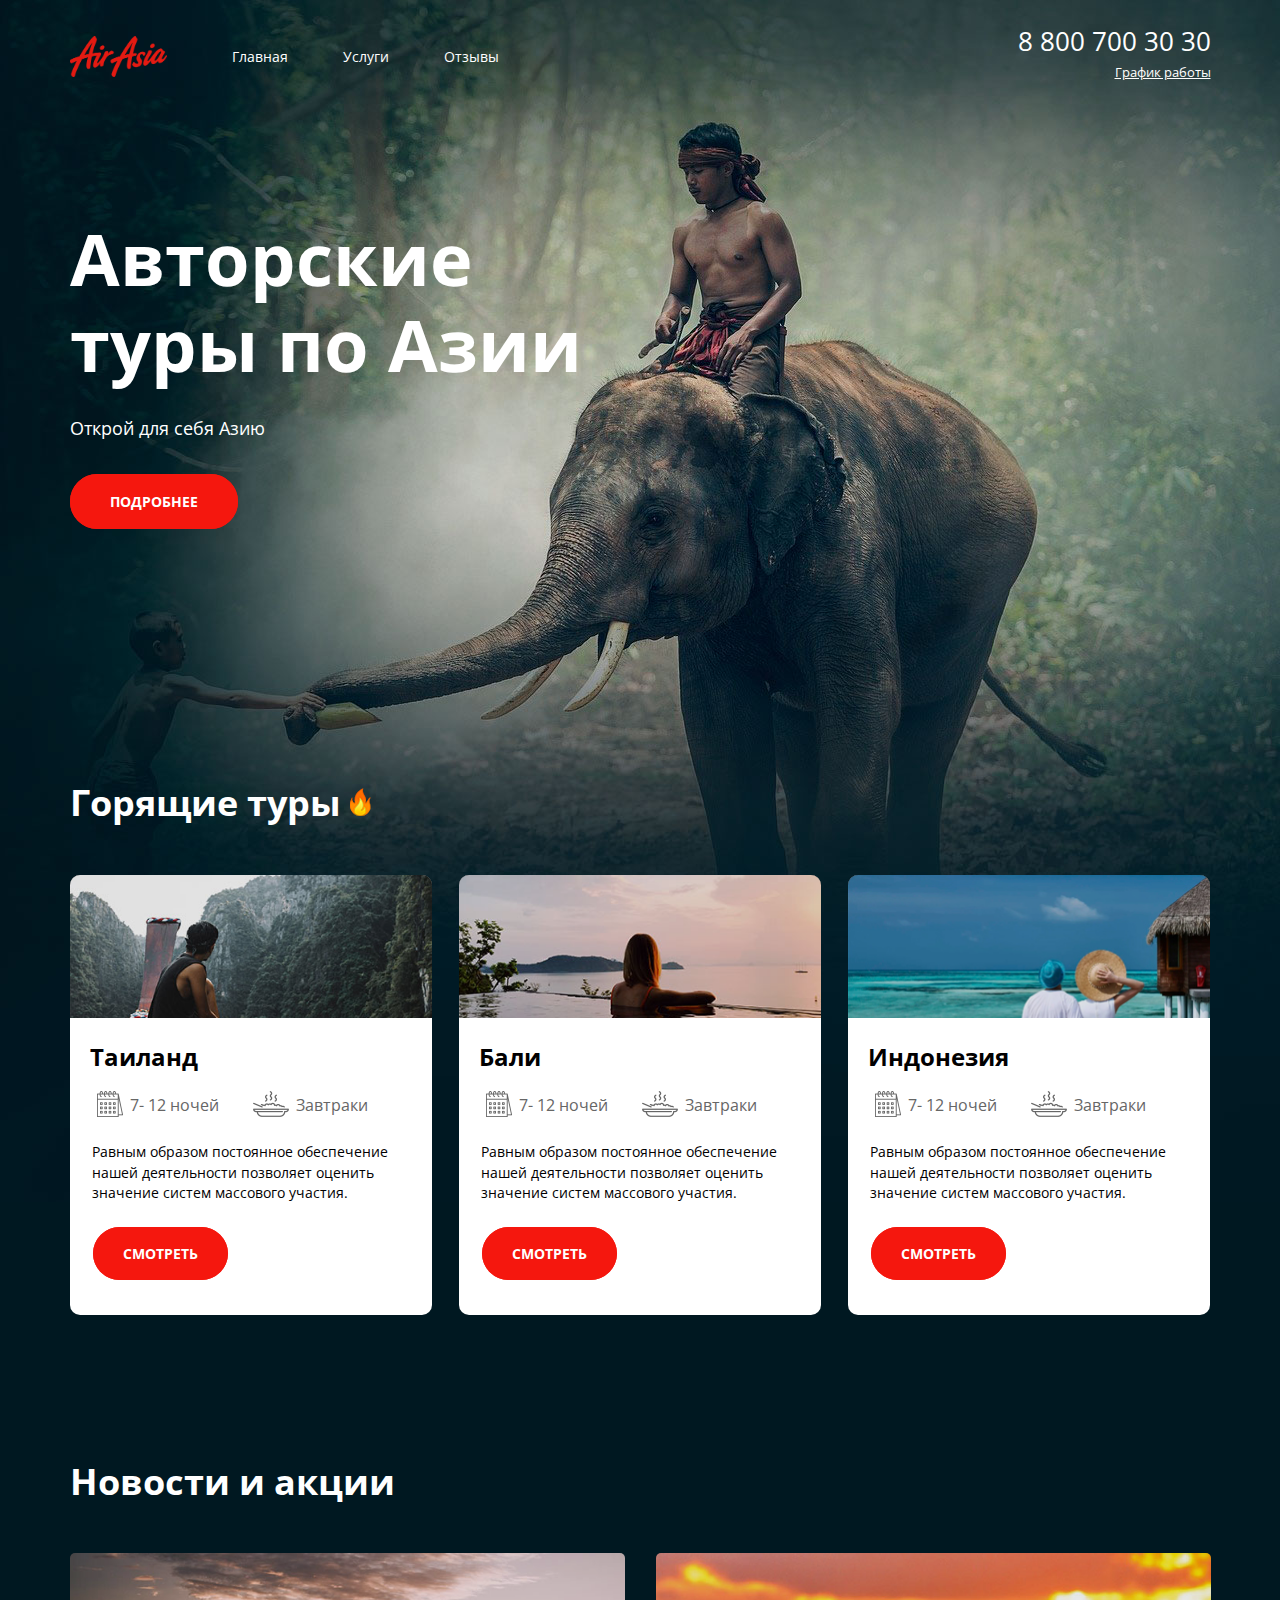
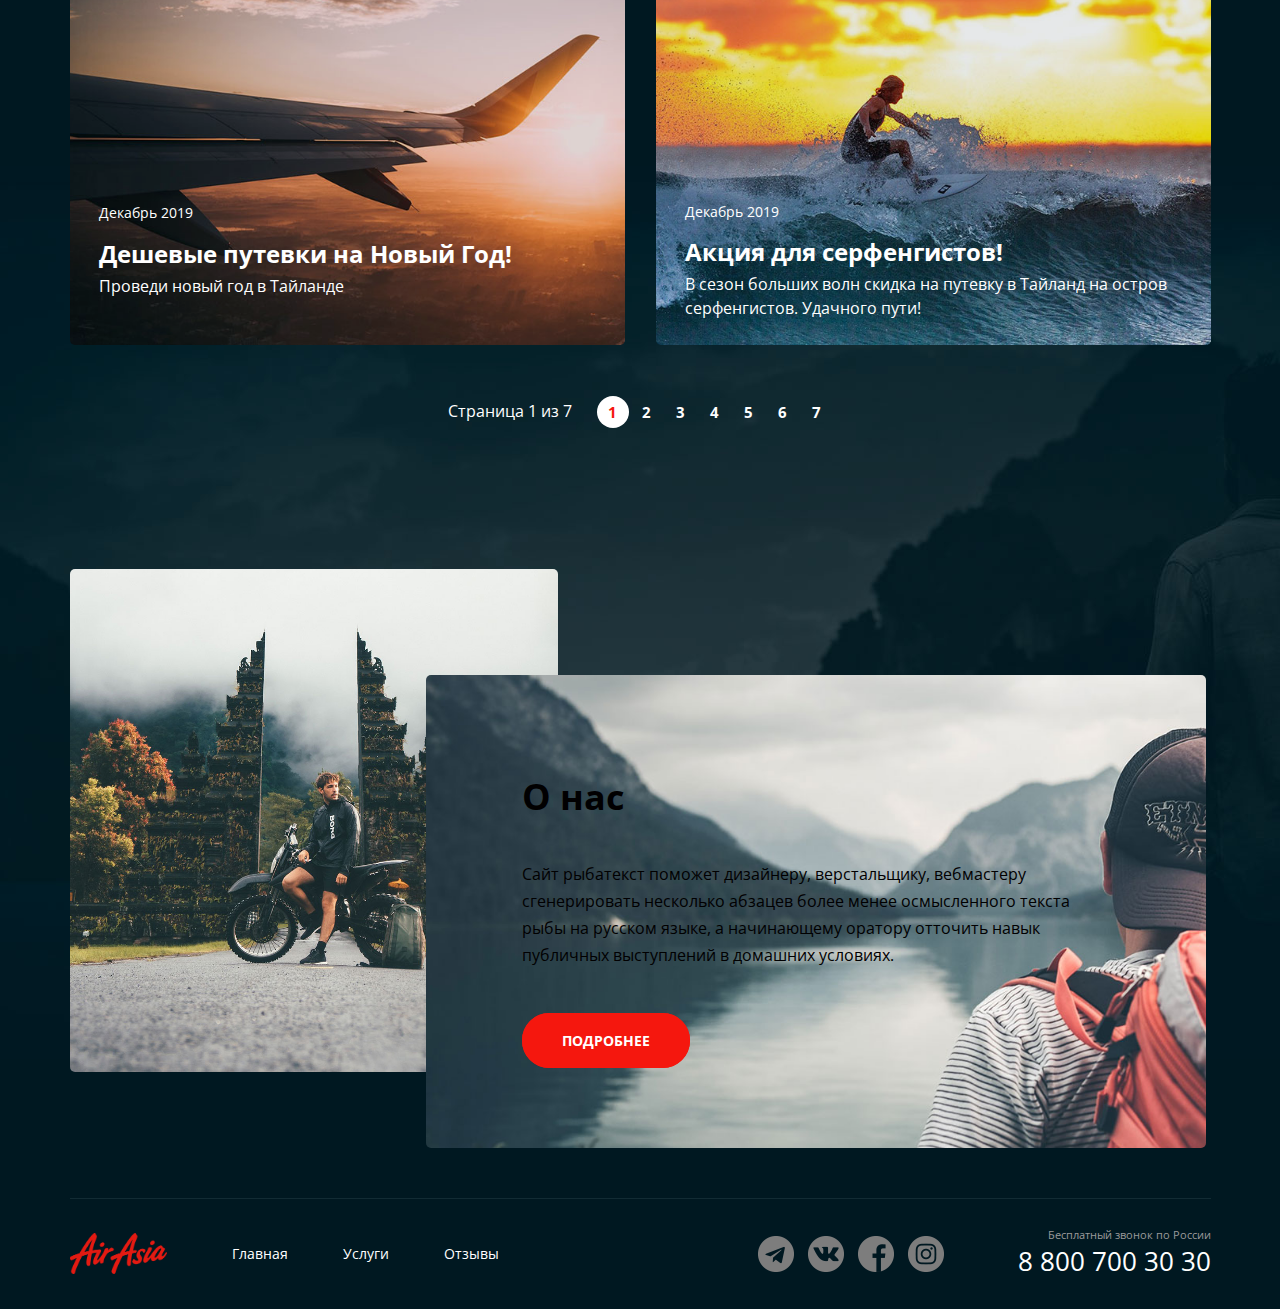
<file: index.html>
<!DOCTYPE html>
<html lang="ru">

<head>
	<meta charset="UTF-8">
	<meta name="viewport" content="width=1200, initial-scale=1.0">
	<link rel="stylesheet" href="./css/main.css">
	<title>Air Asia | Main</title>
</head>

<body>
	<div class="wrapper main-page-wrapper">

		<section class="hero">
			<div class="container hero__container">
				<header class="header">
					<div class="header__col">
						<a href="./index.html" class="logo">
							<img src="./images/airasia.png" alt="asia air" class="logo__img">
						</a>
						<nav class="menu">
							<ul class="menu__list">
								<li class="menu__item">
									<a href="./index.html" class="menu__link">Главная</a>
								</li>
								<li class="menu__item">
									<a href="./services.html" class="menu__link">Услуги</a>
								</li>
								<li class="menu__item">
									<a href="./reviews.html" class="menu__link">Отзывы</a>
								</li>
							</ul>
						</nav>
					</div>
					<div class="header__col header__col--align--right">
						<address class="contacts">
							<a href="tel:+78007003030" class="contacts__phone">8 800 700 30 30</a>
							<div class="dropdown">
								<a href="#" class="contacts__dropdown-title">График работы</a>
								<div class="dropdown__menu">
									<ul class="dropdown__list">
										<li class="dropdown__item dropdown__item--bold">пн-вс: 09:00 - 20:00</li>
										<li class="dropdown__item">обед: 14:00 - 14:30</li>
									</ul>
								</div>
							</div>
						</address>
					</div>
				</header>
				<div class="hero__content">
					<div class="hero__text-section">
						<h1 class="hero__title">Авторские туры по Азии</h1>
						<h4 class="hero__subtitle">Открой для себя Азию</h4>
						<a href="#" class="btn btn--size--ginger">Подробнее</a>
					</div>
				</div>
		</section>

		<section class="section-tours">
			<div class="container">
				<div class="section__title">
					<h2 class="section__title-text">Горящие туры <img src="./images/icons/flame.png" alt="icons-tours"
							class="tours__title-img"></h2>
				</div>
				<ul class="tours">
					<li class="tours__item">
						<div class="tours__header">
							<img src="./images/content/offers/river.jpg" alt=" tours-img" class="tours__header-img">
						</div>
						<div class="tours__content">
							<h3 class="tours__title">Таиланд</h3>
							<div class="tours__info">
								<div class="tours__info-block">
									<img src="./images/icons/offers/calendar.png" alt="calendar-img" class="tours__block-img">
									<div class="tours__block-text">7- 12 ночей</div>
								</div>
								<div class="tours__info-block">
									<img src="./images/icons/offers/meal.png" alt="food-img" class="tours__block-img">
									<div class="tours__block-text">Завтраки</div>
								</div>
							</div>
							<div class="tours__main-text">
								Равным образом постоянное обеспечение нашей деятельности позволяет оценить значение систем
								массового
								участия.
							</div>
							<div class="tours__btn-wrapper">
								<a href="#" class="btn btn--size--small">Смотреть</a>
							</div>
						</div>
					</li>
					<li class="tours__item">
						<div class="tours__header">
							<img src="./images/content/offers/pool.jpg" alt=" tours-img" class="tours__header-img">
						</div>
						<div class="tours__content">
							<h3 class="tours__title">Бали</h3>
							<div class="tours__info">
								<div class="tours__info-block">
									<img src="./images/icons/offers/calendar.png" alt="calendar-img" class="tours__block-img">
									<div class="tours__block-text">7- 12 ночей</div>
								</div>
								<div class="tours__info-block">
									<img src="./images/icons/offers/meal.png" alt="food-img" class="tours__block-img">
									<div class="tours__block-text">Завтраки</div>
								</div>
							</div>
							<div class="tours__main-text">
								Равным образом постоянное обеспечение нашей деятельности позволяет оценить значение систем
								массового
								участия.
							</div>
							<div class="tours__btn-wrapper">
								<a href="#" class="btn btn--size--small">Смотреть</a>
							</div>
						</div>
					</li>
					<li class="tours__item">
						<div class="tours__header">
							<img src="./images/content/offers/ocean.jpg" alt=" tours-img" class="tours__header-img">
						</div>
						<div class="tours__content">
							<h3 class="tours__title">Индонезия</h3>
							<div class="tours__info">
								<div class="tours__info-block">
									<img src="./images/icons/offers/calendar.png" alt="calendar-img" class="tours__block-img">
									<div class="tours__block-text">7- 12 ночей</div>
								</div>
								<div class="tours__info-block">
									<img src="./images/icons/offers/meal.png" alt="food-img" class="tours__block-img">
									<div class="tours__block-text">Завтраки</div>
								</div>
							</div>
							<div class="tours__main-text">
								Равным образом постоянное обеспечение нашей деятельности позволяет оценить значение систем
								массового
								участия.
							</div>
							<div class="tours__btn-wrapper">
								<a href="#" class="btn btn--size--small">Смотреть</a>
							</div>
						</div>
					</li>
				</ul>
			</div>
		</section>

		<section class="section-news">
			<div class="container">
				<h2 class="section__title-text">Новости и акции</h2>
				<ul class="news">
					<li class="news__item single-news">
						<img src="./images/content/news/plain.jpg" alt="plain" class="news__cover">
						<div class="single-news__text-content">
							<time class="single-news__date">Декабрь 2019</time>
							<div class="single-news__title">Дешевые путевки на Новый Год!</div>
							<div class="single-news__desc">Проведи новый год в Тайланде</div>
						</div>
					</li>
					<li class="news__item single-news">
						<img src="./images/content/news/surfer.jpg" alt="serf" class="news__cover">
						<div class="single-news__text-content">
							<time class="single-news__date">Декабрь 2019</time>
							<div class="single-news__title">Акция для серфенгистов!</div>
							<div class="single-news__desc">В сезон больших волн скидка на путевку в Тайланд на остров серфенгистов.
								Удачного
								пути!</div>
						</div>
					</li>
				</ul>
				<div class="pager">
					<div class="pager__display">Страница 1 из 7</div>
					<ul class="pager__list">
						<li class="pager__item pager__item--active"><a href="#" class="pager__link">1</a></li>
						<li class="pager__item"><a href="#" class="pager__link">2</a></li>
						<li class="pager__item"><a href="#" class="pager__link">3</a></li>
						<li class="pager__item"><a href="#" class="pager__link">4</a></li>
						<li class="pager__item"><a href="#" class="pager__link">5</a></li>
						<li class="pager__item"><a href="#" class="pager__link">6</a></li>
						<li class="pager__item"><a href="#" class="pager__link">7</a></li>
					</ul>
				</div>

			</div>
		</section>

		<section class="section-about">
			<div class="container">
				<div class="about">
					<div class="about__desc">
						<h2 class="about__title">О нас</h2>
						<div class="about__desc-text">
							<p>
								Сайт рыбатекст поможет дизайнеру, верстальщику, вебмастеру сгенерировать несколько абзацев более менее
								осмысленного текста рыбы на русском языке, а начинающему оратору отточить навык публичных выступлений в
								домашних условиях.
							</p>
						</div>
						<a href="#" class="btn btn--size--ginger">Подробнее</a>
					</div>
				</div>
			</div>
		</section>

		<footer class="footer-container">
			<div class="container footer-container__content">
				<div class="footer footer-container__section">
					<div class="footer__col">
						<a href="./index.html" class="logo">
							<img src="./images/airasia.png" alt="asia air" class="logo__img">
						</a>
						<nav class="menu">
							<ul class="menu__list">
								<li class="menu__item">
									<a href="./index.html" class="menu__link">Главная</a>
								</li>
								<li class="menu__item">
									<a href="./services.html" class="menu__link">Услуги</a>
								</li>
								<li class="menu__item">
									<a href="./reviews.html" class="menu__link">Отзывы</a>
								</li>
							</ul>
						</nav>
					</div>
					<div class="footer__col footer__col--align--right">
						<ul class="socials">
							<li class="socials__item socials__item--icon--telegram">
								<a href="#" class="socials__link"></a></li>
							<li class="socials__item socials__item--icon--vk">
								<a href="#" class="socials__link"></a></li>
							<li class="socials__item socials__item--icon--facebook">
								<a href="#" class="socials__link"></a></li>
							<li class="socials__item socials__item--icon--instagram">
								<a href="#" class="socials__link"></a></li>
						</ul>
						<address class="contacts">
							<div class="contacts__description">Бесплатный звонок по России</div>
							<a href="tel:+78007003030" class="contacts__phone">8 800 700 30 30</a>
						</address>
					</div>
				</div>
			</div>
		</footer>
	</div>
</body>

</html>
</file>
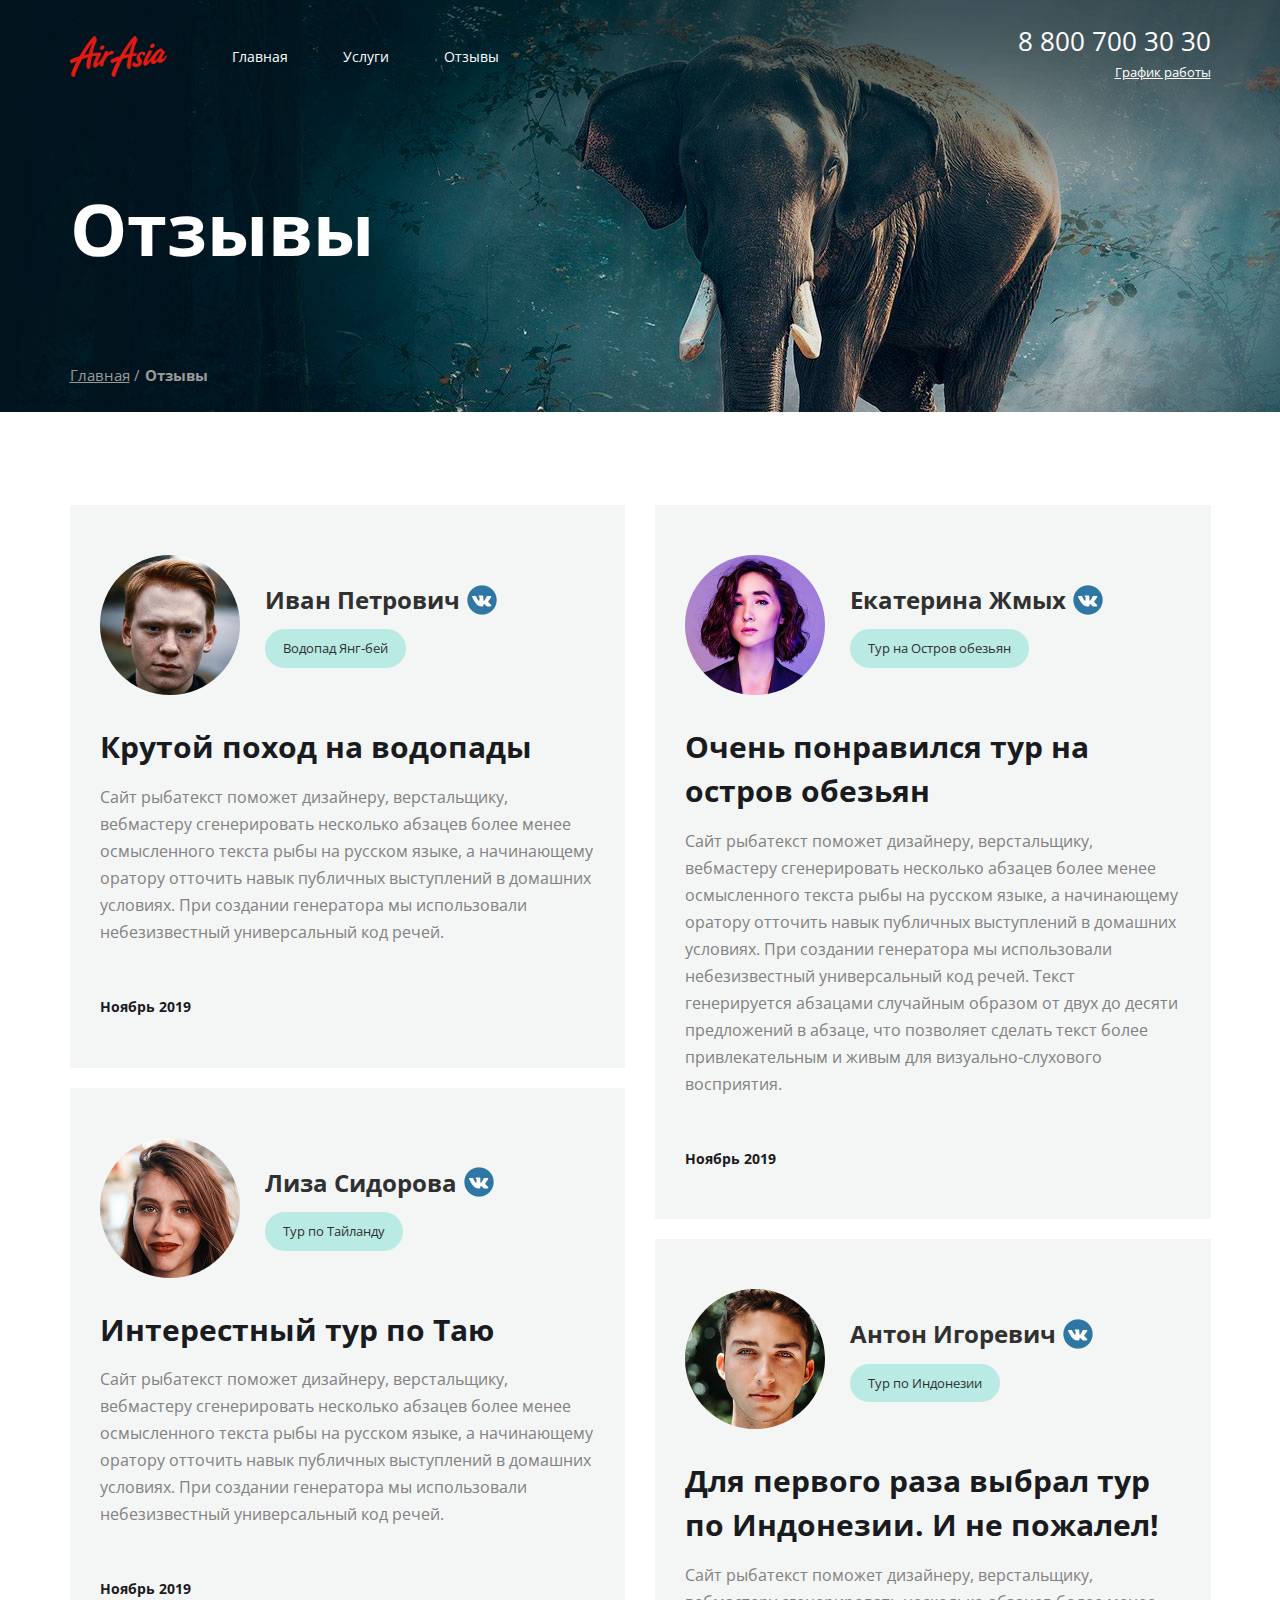
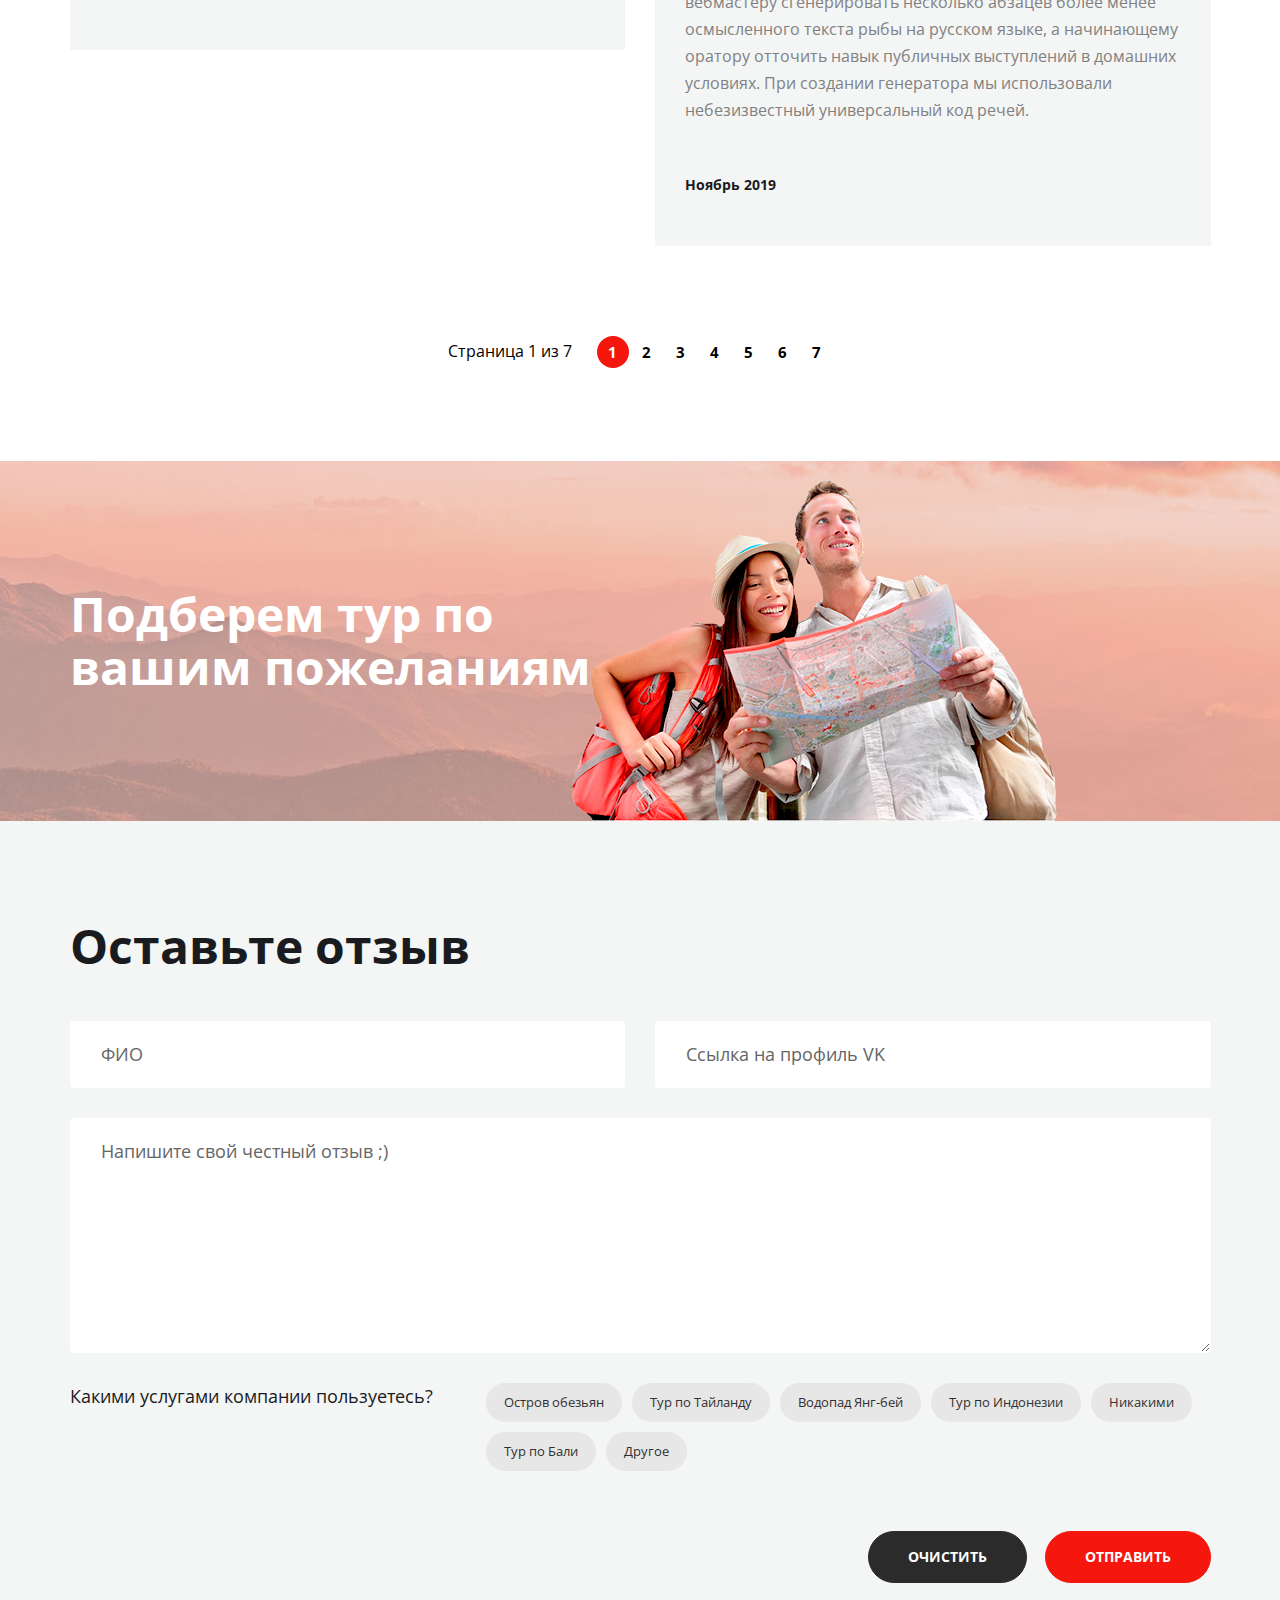
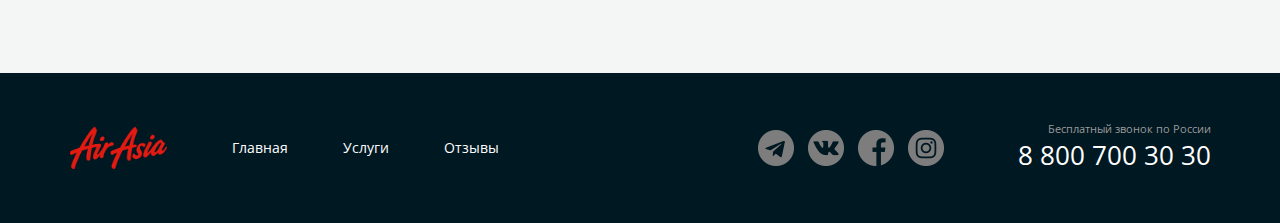
<file: reviews.html>
<!DOCTYPE html>
<html lang="ru">

<head>
	<meta charset="UTF-8">
	<meta name="viewport" content="width=1200, initial-scale=1.0">
	<link rel="stylesheet" href="./css/main.css">
	<title>Air Asia | Reviews</title>
</head>

<body>
	<div class="wrapper">
		<section class="top-line">
			<div class="container top-line__container">
				<header class="header">
					<div class="header__col">
						<a href="./index.html" class="logo">
							<img src="./images/airasia.png" alt="asia air" class="logo__img">
						</a>
						<nav class="menu">
							<ul class="menu__list">
								<li class="menu__item">
									<a href="./index.html" class="menu__link">Главная</a>
								</li>
								<li class="menu__item">
									<a href="./services.html" class="menu__link">Услуги</a>
								</li>
								<li class="menu__item">
									<a href="#" class="menu__link">Отзывы</a>
								</li>
							</ul>
						</nav>
					</div>
					<div class="header__col header__col--align--right">
						<address class="contacts">
							<a href="tel:+78007003030" class="contacts__phone">8 800 700 30 30</a>
							<div class="dropdown">
								<a href="#" class="contacts__dropdown-title">График работы</a>
								<div class="dropdown__menu">
									<ul class="dropdown__list">
										<li class="dropdown__item dropdown__item--bold">пн-вс: 09:00 - 20:00</li>
										<li class="dropdown__item">обед: 14:00 - 14:30</li>
									</ul>
								</div>
							</div>
						</address>
					</div>
				</header>
				<h1 class="page-title">Отзывы</h1>
				<nav class="breadcrumbs">
					<ul class="breadcrumbs__list">
						<li class="breadcrumbs__item">
							<a href="./index.html" class="breadcrumbs__link">Главная</a>
						</li>
						<li class="breadcrumbs__item breadcrumbs__item--active">
							<a href="./reviews.html" class="breadcrumbs__link">Отзывы</a>
						</li>
					</ul>
				</nav>
			</div>
		</section>
		<main class="page-content">
			<div class="container">
				<ul class="reviews">
					<li class="reviews__item review">
						<div class="review__header">
							<div class="review__photo">
								<div class="avatar">
									<img src="./images/content/reviews/ginger.jpg" alt="user" class="avatar__img">
								</div>
							</div>
							<div class="review__userdata">
								<a href="#" class="review__user">Иван Петрович</a>
								<ul class="review__tags">
									<li class="review__tag-item tag tag--bg--green">Водопад Янг-бей</li>
								</ul>
							</div>
						</div>
						<div class="review__content">
							<h3 class="review__title">Крутой поход на водопады</h3>
							<div class="review__content-text">
								<p>
									Сайт рыбатекст поможет дизайнеру, верстальщику, вебмастеру сгенерировать несколько абзацев более менее
									осмысленного текста рыбы на русском языке, а начинающему оратору отточить навык публичных выступлений
									в домашних условиях. При создании генератора мы использовали небезизвестный универсальный код речей.
								</p>
							</div>
							<time class="review__date">Ноябрь 2019</time>
						</div>
					</li>
					<li class="reviews__item review">
						<div class="review__header">
							<div class="review__photo">
								<div class="avatar">
									<img src="./images/content/reviews/liza.jpg" alt="user" class="avatar__img">
								</div>
							</div>
							<div class="review__userdata">
								<a href="#" class="review__user">Лиза Сидорова</a>
								<ul class="review__tags">
									<li class="review__tag-item tag tag--bg--green">Тур по Тайланду</li>
								</ul>
							</div>
						</div>
						<div class="review__content">
							<h3 class="review__title">Интерестный тур по Таю</h3>
							<div class="review__content-text">
								<p>
									Сайт рыбатекст поможет дизайнеру, верстальщику, вебмастеру сгенерировать несколько абзацев более менее
									осмысленного текста рыбы на русском языке, а начинающему оратору отточить навык публичных выступлений
									в домашних условиях. При создании генератора мы использовали небезизвестный универсальный код речей.
								</p>
							</div>
							<time class="review__date">Ноябрь 2019</time>
						</div>
					</li>
					<li class="reviews__item review">
						<div class="review__header">
							<div class="review__photo">
								<div class="avatar">
									<img src="./images/content/reviews/girl.jpg" alt="user" class="avatar__img">
								</div>
							</div>
							<div class="review__userdata">
								<a href="#" class="review__user">Екатерина Жмых</a>
								<ul class="review__tags">
									<li class="review__tag-item tag tag--bg--green">Тур на Остров обезьян</li>
								</ul>
							</div>
						</div>
						<div class="review__content">
							<h3 class="review__title">Очень понравился тур на остров обезьян</h3>
							<div class="review__content-text">
								<p>
									Сайт рыбатекст поможет дизайнеру, верстальщику, вебмастеру сгенерировать несколько абзацев более менее
									осмысленного текста рыбы на русском языке, а начинающему оратору отточить навык публичных выступлений
									в домашних условиях. При создании генератора мы использовали небезизвестный универсальный код речей.
									Текст генерируется абзацами случайным образом от двух до десяти предложений в абзаце, что позволяет
									сделать текст более привлекательным и живым для визуально-слухового восприятия.
								</p>
							</div>
							<time class="review__date">Ноябрь 2019</time>
						</div>
					</li>
					<li class="reviews__item review">
						<div class="review__header">
							<div class="review__photo">
								<div class="avatar">
									<img src="./images/content/reviews/guy.jpg" alt="user" class="avatar__img">
								</div>
							</div>
							<div class="review__userdata">
								<a href="#" class="review__user">Антон Игоревич</a>
								<ul class="review__tags">
									<li class="review__tag-item tag tag--bg--green">Тур по Индонезии</li>
								</ul>
							</div>
						</div>
						<div class="review__content">
							<h3 class="review__title">Для первого раза выбрал тур по Индонезии. И не пожалел!</h3>
							<div class="review__content-text">
								<p>
									Сайт рыбатекст поможет дизайнеру, верстальщику, вебмастеру сгенерировать несколько абзацев более менее
									осмысленного текста рыбы на русском языке, а начинающему оратору отточить навык публичных выступлений
									в домашних условиях. При создании генератора мы использовали небезизвестный универсальный код речей.
								</p>
							</div>
							<time class="review__date">Ноябрь 2019</time>
						</div>
					</li>
				</ul>
				<div class="pager pager--theme--light">
					<div class="pager__display">Страница 1 из 7</div>
					<ul class="pager__list">
						<li class="pager__item pager__item--active"><a href="#" class="pager__link">1</a></li>
						<li class="pager__item"><a href="#" class="pager__link">2</a></li>
						<li class="pager__item"><a href="#" class="pager__link">3</a></li>
						<li class="pager__item"><a href="#" class="pager__link">4</a></li>
						<li class="pager__item"><a href="#" class="pager__link">5</a></li>
						<li class="pager__item"><a href="#" class="pager__link">6</a></li>
						<li class="pager__item"><a href="#" class="pager__link">7</a></li>
					</ul>
				</div>
			</div>
		</main>
		<section class="separator">
			<div class="container">
				<div class="separator__content">
					<h2 class="separator__title">Подберем тур по вашим пожеланиям</h2>
				</div>
			</div>
		</section>
		<section class="inner-section inner-section--bg--grey">
			<div class="container">
				<h2 class="inner-section__title">Оставьте отзыв</h2>
				<form class="form">
					<div class="form__row">
						<input type="text" placeholder="ФИО" class="form__input">
						<input type="text" placeholder="Ссылка на профиль VK" class="form__input">
					</div>
					<div class="form__row">
						<textarea placeholder="Напишите свой честный отзыв ;)" class="form__input form__input--textarea"></textarea>
					</div>
					<div class="form__controls">
						<div class="form__controls-title">Какими услугами компании пользуетесь?</div>
						<ul class="controls">
							<li class="controls__item">
								<label class="controls__elem">
									<input type="checkbox" class="controls__checkbox">
									<div class="tag controls__tag">Остров обезьян</div>
								</label>
							</li>
							<li class="controls__item">
								<label class="controls__elem">
									<input type="checkbox" class="controls__checkbox">
									<div class="tag controls__tag">Тур по Тайланду</div>
								</label>
							</li>
							<li class="controls__item">
								<label class="controls__elem">
									<input type="checkbox" class="controls__checkbox">
									<div class="tag controls__tag">Водопад Янг-бей</div>
								</label>
							</li>
							<li class="controls__item">
								<label class="controls__elem">
									<input type="checkbox" class="controls__checkbox">
									<div class="tag controls__tag">Тур по Индонезии</div>
								</label>
							</li>
							<li class="controls__item">
								<label class="controls__elem">
									<input type="checkbox" class="controls__checkbox">
									<div class="tag controls__tag">Никакими</div>
								</label>
							</li>
							<li class="controls__item">
								<label class="controls__elem">
									<input type="checkbox" class="controls__checkbox">
									<div class="tag controls__tag">Тур по Бали</div>
								</label>
							</li>
							<li class="controls__item">
								<label class="controls__elem">
									<input type="checkbox" class="controls__checkbox">
									<div class="tag controls__tag">Другое</div>
								</label>
							</li>
						</ul>
					</div>
					<div class="form__btns">
						<button type="reset" class="btn form__btn btn--color--black">Очистить</button>
						<button type="submit" class="btn form__btn btn--color--red">Отправить</button>
					</div>
				</form>
			</div>
		</section>
		<footer class="inner-footer">
			<div class="container inner-footer__container">
				<div class="footer">
					<div class="footer__col">
						<a href="./index.html" class="logo">
							<img src="./images/airasia.png" alt="asia air" class="logo__img">
						</a>
						<nav class="menu">
							<ul class="menu__list">
								<li class="menu__item">
									<a href="./index.html" class="menu__link">Главная</a>
								</li>
								<li class="menu__item">
									<a href="./services.html" class="menu__link">Услуги</a>
								</li>
								<li class="menu__item">
									<a href="./reviews.html" class="menu__link">Отзывы</a>
								</li>
							</ul>
						</nav>
					</div>
					<div class="footer__col footer__col--align--right">
						<ul class="socials">
							<li class="socials__item socials__item--icon--telegram">
								<a href="#" class="socials__link"></a></li>
							<li class="socials__item socials__item--icon--vk">
								<a href="#" class="socials__link"></a></li>
							<li class="socials__item socials__item--icon--facebook">
								<a href="#" class="socials__link"></a></li>
							<li class="socials__item socials__item--icon--instagram">
								<a href="#" class="socials__link"></a></li>
						</ul>
						<address class="contacts">
							<div class="contacts__description">Бесплатный звонок по России</div>
							<a href="tel:+78007003030" class="contacts__phone">8 800 700 30 30</a>
						</address>
					</div>
				</div>
			</div>
		</footer>
	</div>
</body>

</html>
</file>
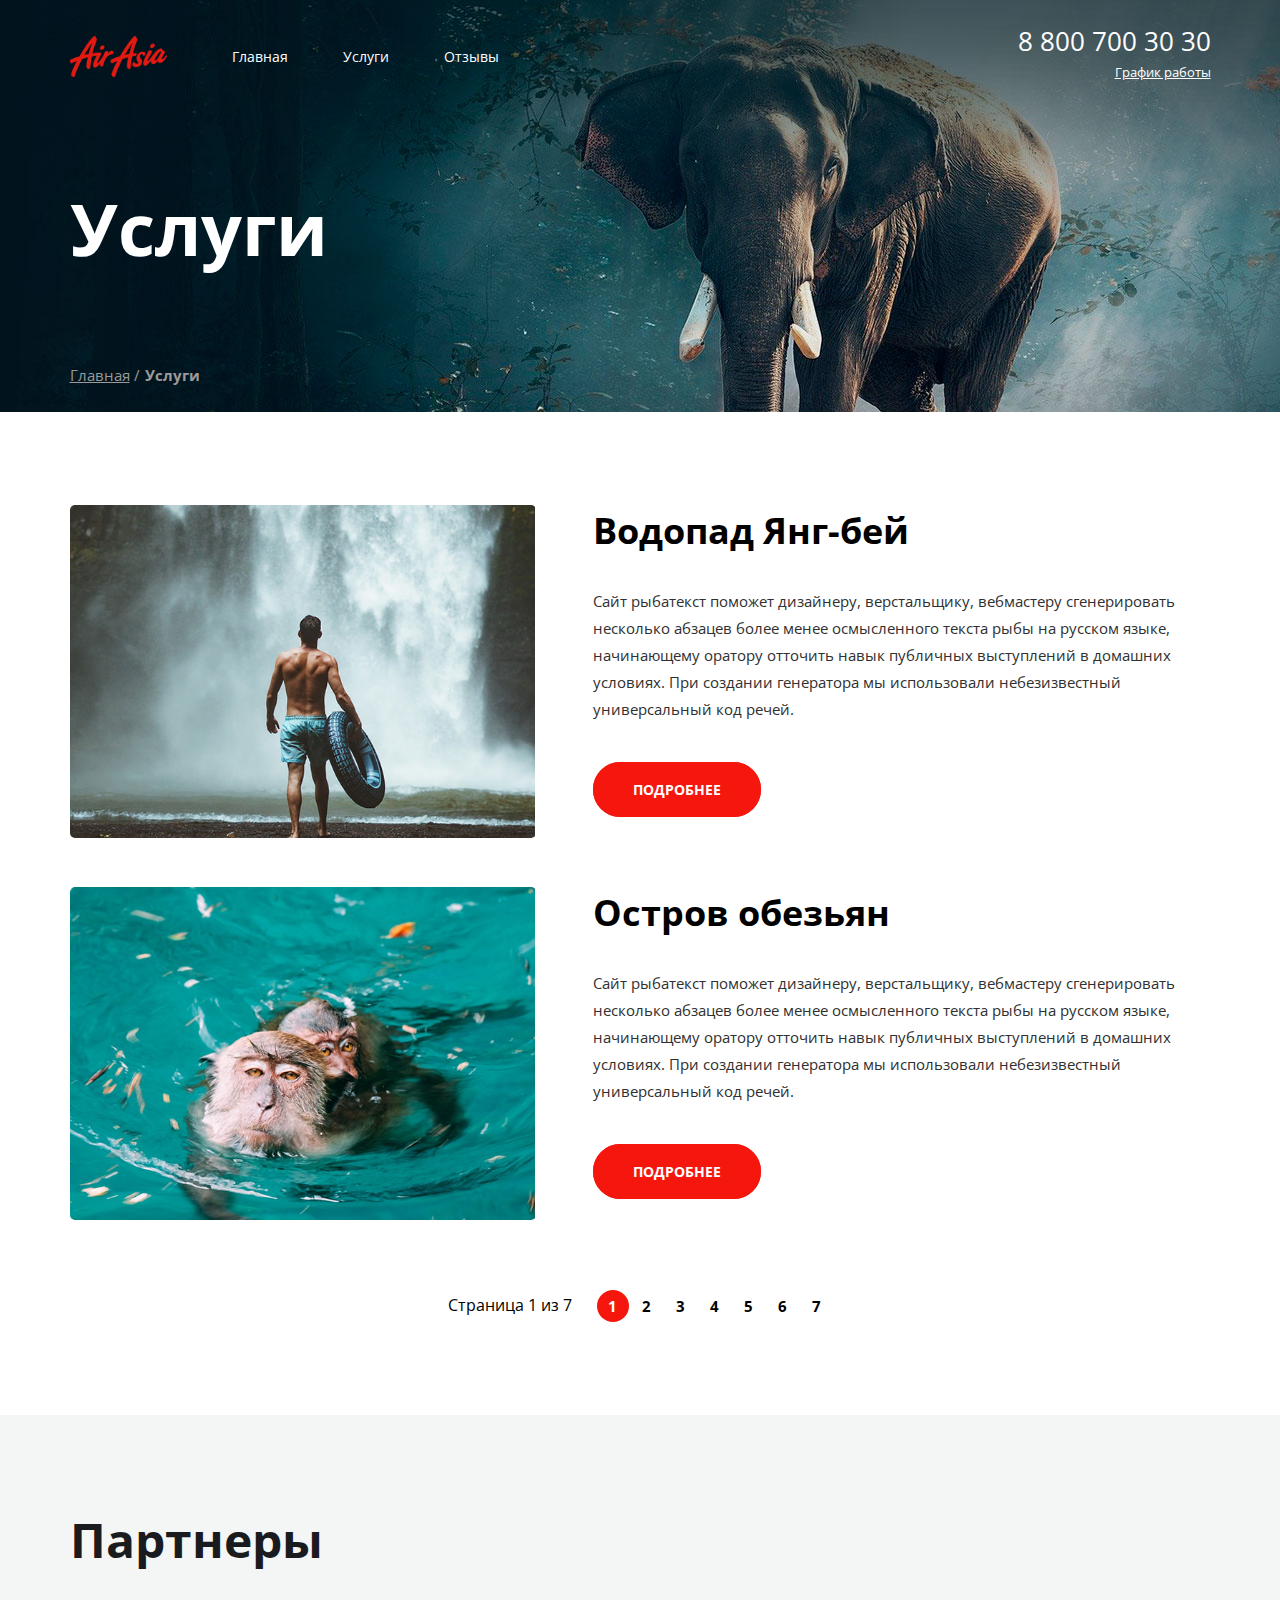
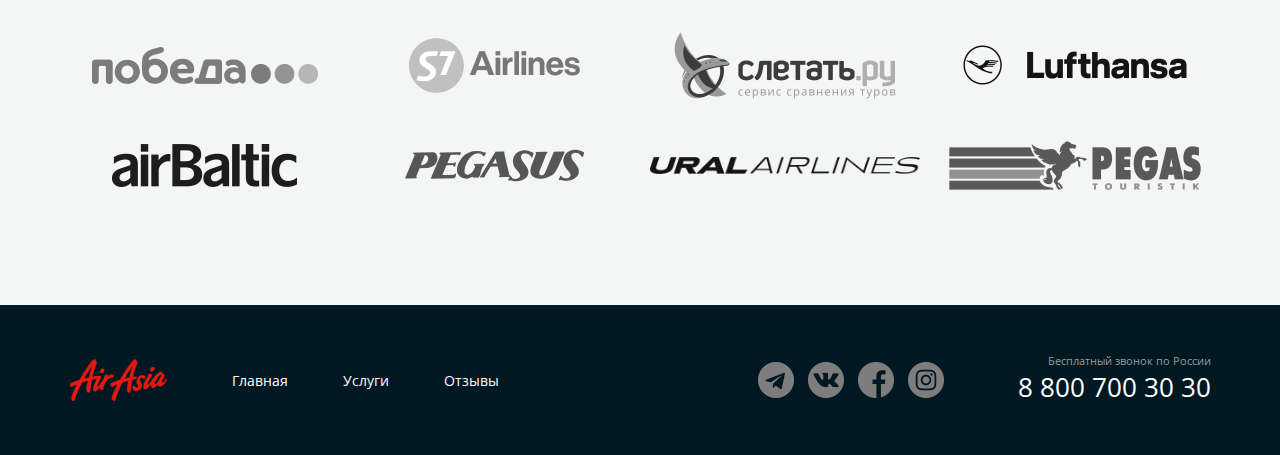
<file: services.html>
<!DOCTYPE html>
<html lang="ru">

<head>
	<meta charset="UTF-8">
	<meta name="viewport" content="width=1200, initial-scale=1.0">
	<link rel="stylesheet" href="./css/main.css">
	<title>Air Asia | Services</title>
</head>

<body>
	<div class="wrapper">
		<section class="top-line">
			<div class="container top-line__container">
				<header class="header">
					<div class="header__col">
						<a href="./index.html" class="logo">
							<img src="./images/airasia.png" alt="asia air" class="logo__img">
						</a>
						<nav class="menu">
							<ul class="menu__list">
								<li class="menu__item">
									<a href="./index.html" class="menu__link">Главная</a>
								</li>
								<li class="menu__item">
									<a href="./services.html" class="menu__link">Услуги</a>
								</li>
								<li class="menu__item">
									<a href="./reviews.html" class="menu__link">Отзывы</a>
								</li>
							</ul>
						</nav>
					</div>
					<div class="header__col header__col--align--right">
						<address class="contacts">
							<a href="tel:+78007003030" class="contacts__phone">8 800 700 30 30</a>
							<div class="dropdown">
								<a href="#" class="contacts__dropdown-title">График работы</a>
								<div class="dropdown__menu">
									<ul class="dropdown__list">
										<li class="dropdown__item dropdown__item--bold">пн-вс: 09:00 - 20:00</li>
										<li class="dropdown__item">обед: 14:00 - 14:30</li>
									</ul>
								</div>
							</div>
						</address>
					</div>
				</header>
				<h1 class="page-title">Услуги</h1>
				<nav class="breadcrumbs">
					<ul class="breadcrumbs__list">
						<li class="breadcrumbs__item">
							<a href="./index.html" class="breadcrumbs__link">Главная</a>
						</li>
						<li class="breadcrumbs__item breadcrumbs__item--active">
							<a href="./services.html" class="breadcrumbs__link">Услуги</a>
						</li>
					</ul>
				</nav>
			</div>
		</section>
		<main class="page-content">
			<div class="container">
				<ul class="services">
					<li class="services__item">
						<a href="#" class="service">
							<div class="service__img">
								<img src="./images/content/service/waterfall.jpg" alt="waterfall" class="service__img-elem">
							</div>
							<div class="service__content">
								<h2 class="service__title">Водопад Янг-бей</h2>
								<div class="service__desc">
									<p class="service__text">
										Сайт рыбатекст поможет дизайнеру, верстальщику, вебмастеру сгенерировать несколько абзацев более
										менее
										осмысленного текста рыбы на русском языке, начинающему оратору отточить навык публичных выступлений
										в домашних условиях. При создании генератора мы использовали небезизвестный универсальный код речей.
									</p>
									<div class="btn btn--color--white service__btn">Подробнее</div>
								</div>
							</div>
						</a>
					</li>
					<li class="services__item">
						<a href="#" class="service">
							<div class="service__img">
								<img src="./images/content/service/monkeys.jpg" alt="waterfall" class="service__img-elem">
							</div>
							<div class="service__content">
								<h2 class="service__title">Остров обезьян</h2>
								<div class="service__desc">
									<p class="service__text">
										Сайт рыбатекст поможет дизайнеру, верстальщику, вебмастеру сгенерировать несколько абзацев более
										менее
										осмысленного текста рыбы на русском языке, начинающему оратору отточить навык публичных выступлений
										в домашних условиях. При создании генератора мы использовали небезизвестный универсальный код речей.
									</p>
									<div class="btn btn--color--white service__btn">Подробнее</div>
								</div>
							</div>
						</a>
					</li>
				</ul>
				<div class="pager pager--theme--light">
					<div class="pager__display">Страница 1 из 7</div>
					<ul class="pager__list">
						<li class="pager__item pager__item--active"><a href="#" class="pager__link">1</a></li>
						<li class="pager__item"><a href="#" class="pager__link">2</a></li>
						<li class="pager__item"><a href="#" class="pager__link">3</a></li>
						<li class="pager__item"><a href="#" class="pager__link">4</a></li>
						<li class="pager__item"><a href="#" class="pager__link">5</a></li>
						<li class="pager__item"><a href="#" class="pager__link">6</a></li>
						<li class="pager__item"><a href="#" class="pager__link">7</a></li>
					</ul>
				</div>
			</div>
		</main>
		<section class="inner-section inner-section--bg--grey">
			<div class="container">
				<h2 class="inner-section__title">Партнеры</h2>
				<ul class="partners">
					<li class="partners__item">
						<a href="#" class="partners__link">
							<img src="./images/icons/partners/pobeda.png" alt="победа">
						</a>
					</li>
					<li class="partners__item">
						<a href="#" class="partners__link">
							<img src="./images/icons/partners/s7.png" alt="s7">
						</a>
					</li>
					<li class="partners__item">
						<a href="#" class="partners__link">
							<img src="./images/icons/partners/lets-fly.png" alt="слетать.ру">
						</a>
					</li>
					<li class="partners__item">
						<a href="#" class="partners__link">
							<img src="./images/icons/partners/lufthansa.png" alt="lufthansa">
						</a>
					</li>
					<li class="partners__item">
						<a href="#" class="partners__link">
							<img src="./images/icons/partners/airbaltic.png" alt="airbaltic">
						</a>
					</li>
					<li class="partners__item">
						<a href="#" class="partners__link">
							<img src="./images/icons/partners/pegasus.png" alt="pegasus">
						</a>
					</li>
					<li class="partners__item">
						<a href="#" class="partners__link">
							<img src="./images/icons/partners/ural.png" alt="ural airlines">
						</a>
					</li>
					<li class="partners__item">
						<a href="#" class="partners__link">
							<img src="./images/icons/partners/pegas.png" alt="pegas touristik">
						</a>
					</li>
				</ul>
			</div>
		</section>
		<footer class="inner-footer">
			<div class="container inner-footer__container">
				<div class="footer">
					<div class="footer__col">
						<a href="/index.html" class="logo">
							<img src="./images/airasia.png" alt="asia air" class="logo__img">
						</a>
						<nav class="menu">
							<ul class="menu__list">
								<li class="menu__item">
									<a href="./index.html" class="menu__link">Главная</a>
								</li>
								<li class="menu__item">
									<a href="./services.html" class="menu__link">Услуги</a>
								</li>
								<li class="menu__item">
									<a href="./reviews.html" class="menu__link">Отзывы</a>
								</li>
							</ul>
						</nav>
					</div>
					<div class="footer__col footer__col--align--right">
						<ul class="socials">
							<li class="socials__item socials__item--icon--telegram">
								<a href="#" class="socials__link"></a></li>
							<li class="socials__item socials__item--icon--vk">
								<a href="#" class="socials__link"></a></li>
							<li class="socials__item socials__item--icon--facebook">
								<a href="#" class="socials__link"></a></li>
							<li class="socials__item socials__item--icon--instagram">
								<a href="#" class="socials__link"></a></li>
						</ul>
						<address class="contacts">
							<div class="contacts__description">Бесплатный звонок по России</div>
							<a href="tel:+78007003030" class="contacts__phone">8 800 700 30 30</a>
						</address>
					</div>
				</div>
			</div>
		</footer>
	</div>
</body>

</html>
</file>
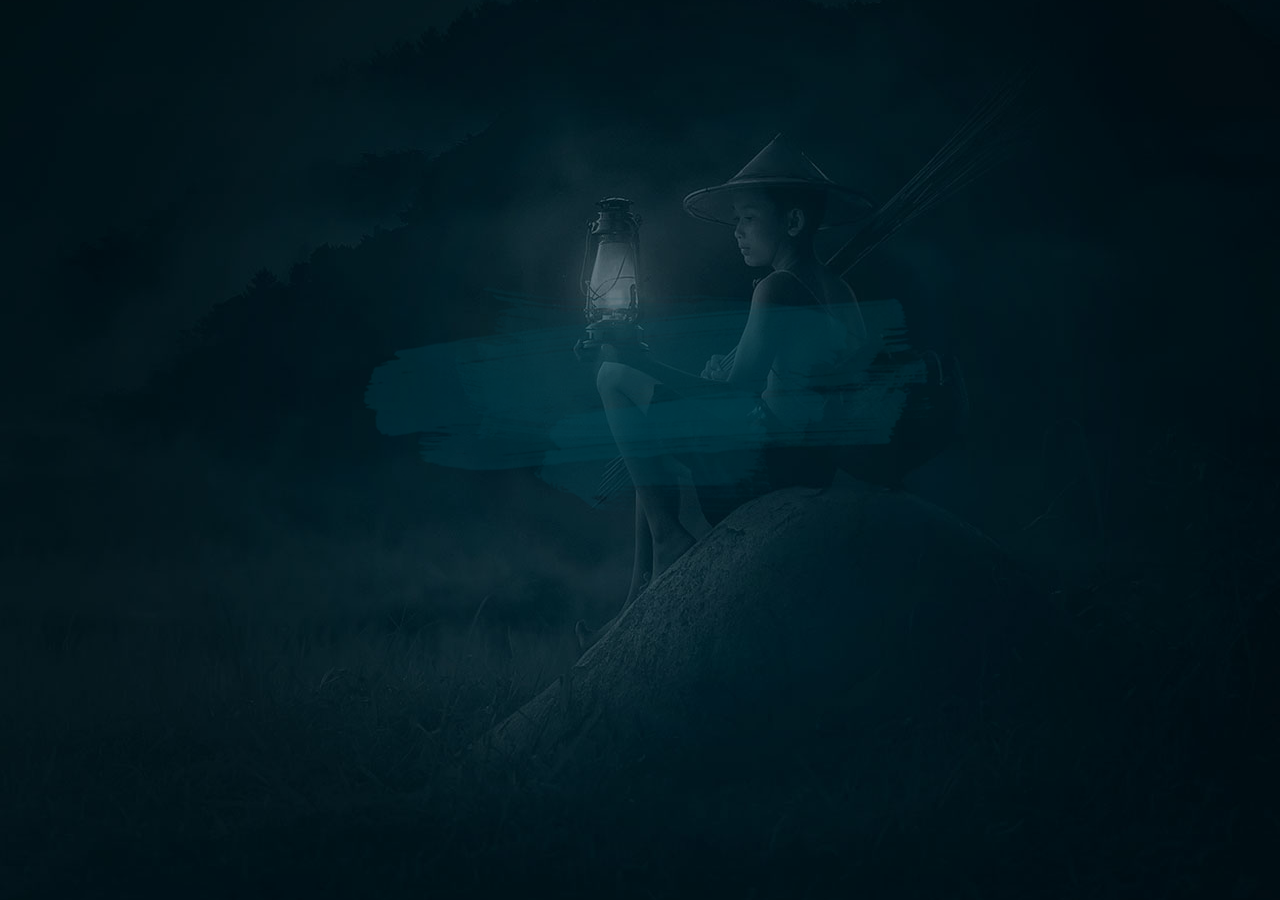
<file: welcome.html>
<!DOCTYPE html>
<html lang="ru">

<head>
	<meta charset="UTF-8">
	<meta name="viewport" content="width=1200, initial-scale=1.0">
	<link rel="stylesheet" href="./css/main.css">
	<title>Air Asia | Welcome</title>
</head>

<body>
	<div class="welcome">
		<div class="welcome__container">
			<div class="central central--asia">
				<img src="./images/airasia.png" alt="logo" class="central__logo">
				<div class="central__desc">Открой для себя Азию</div>
				<a href="./index.html" class="btn btn--color--ginger">Войти</a>
			</div>
		</div>
	</div>
</body>

</html>
</file>
<file: css/main.css>
@import url("./layout/fonts.css");
@import url("./layout/normalize.css");
@import url("./layout/base.css");


@import url("./blocks/welcome.css");
@import url("./blocks/hero.css");
@import url("./blocks/header.css");
@import url("./blocks/sections.css");
@import url("./blocks/tours.css");
@import url("./blocks/news.css");
@import url("./blocks/pager.css");
@import url("./blocks/about.css");
@import url("./blocks/footer.css");
@import url("./blocks/button.css");
@import url("./blocks/services-content.css");
@import url("./blocks/partners.css");
@import url("./blocks/review.css");
@import url("./blocks/separator.css");
@import url("./blocks/form.css");
@import url("./blocks/dropdown.css");
</file>
